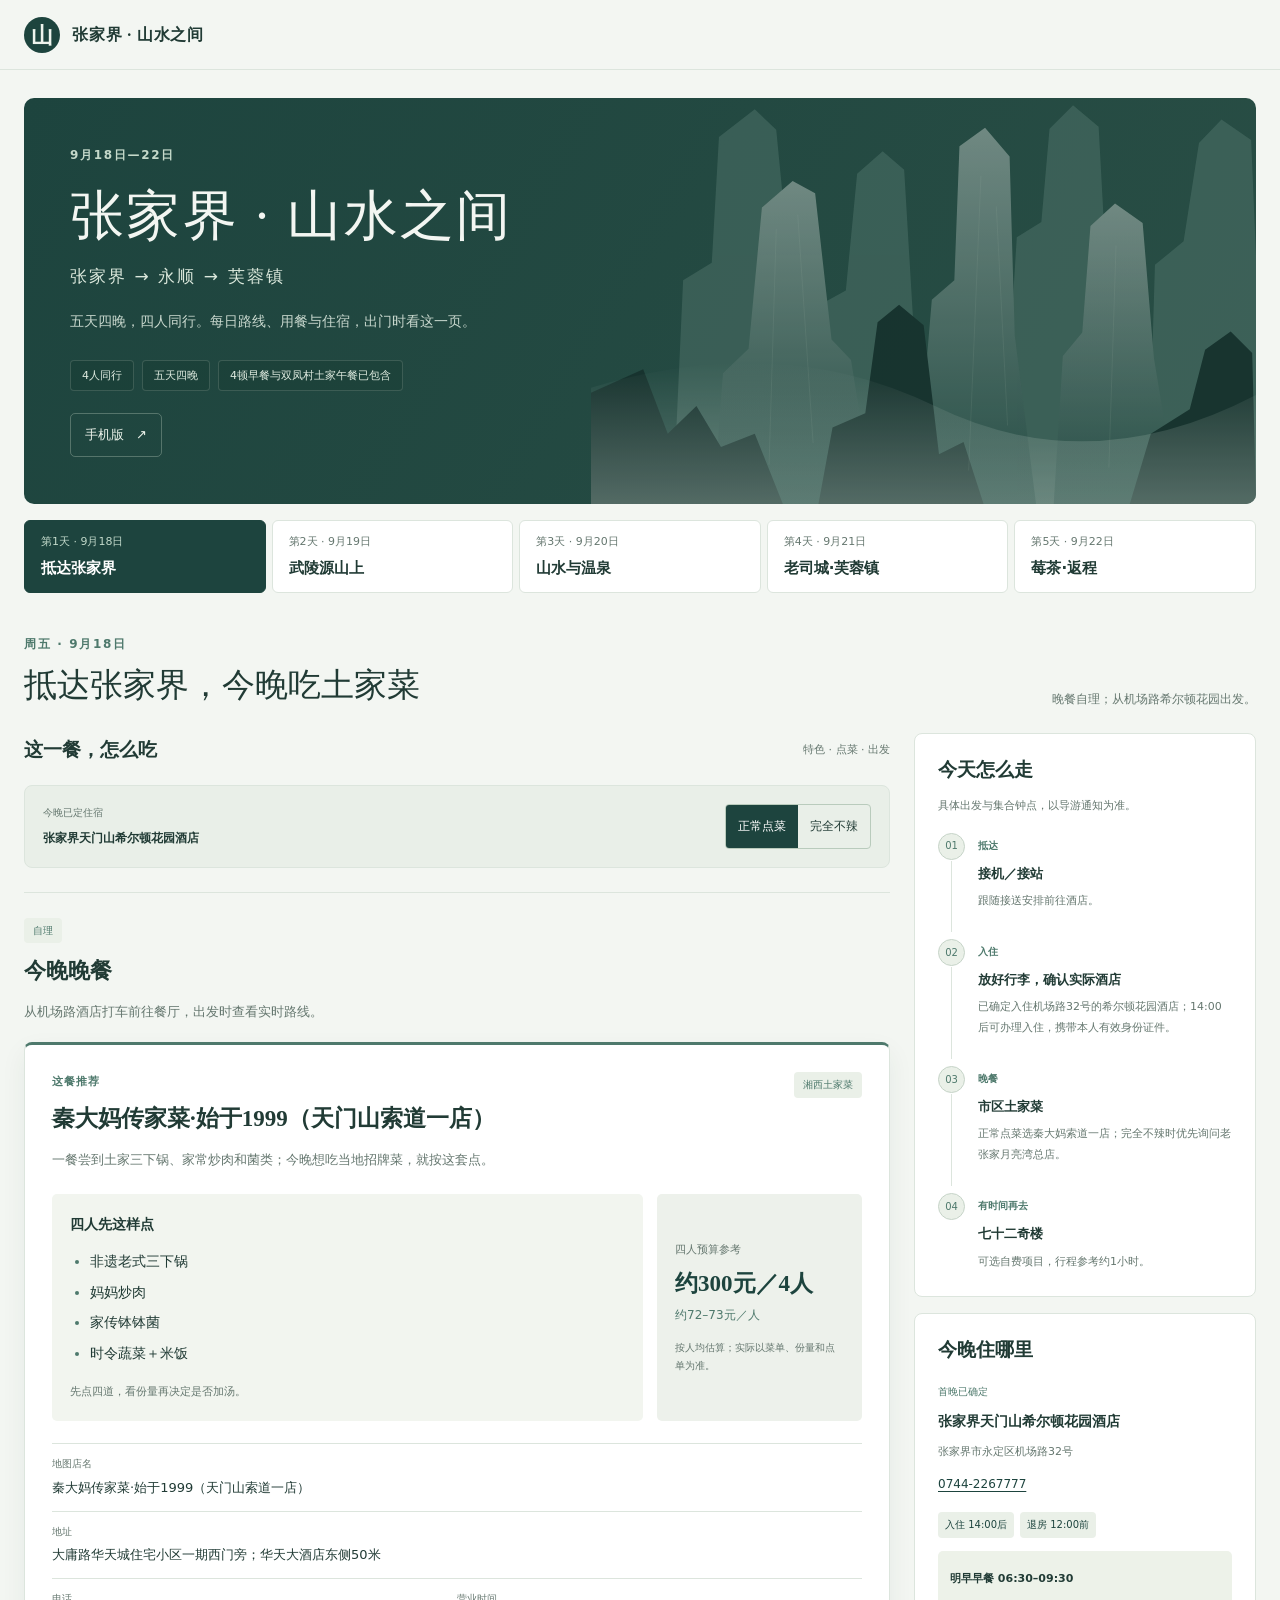
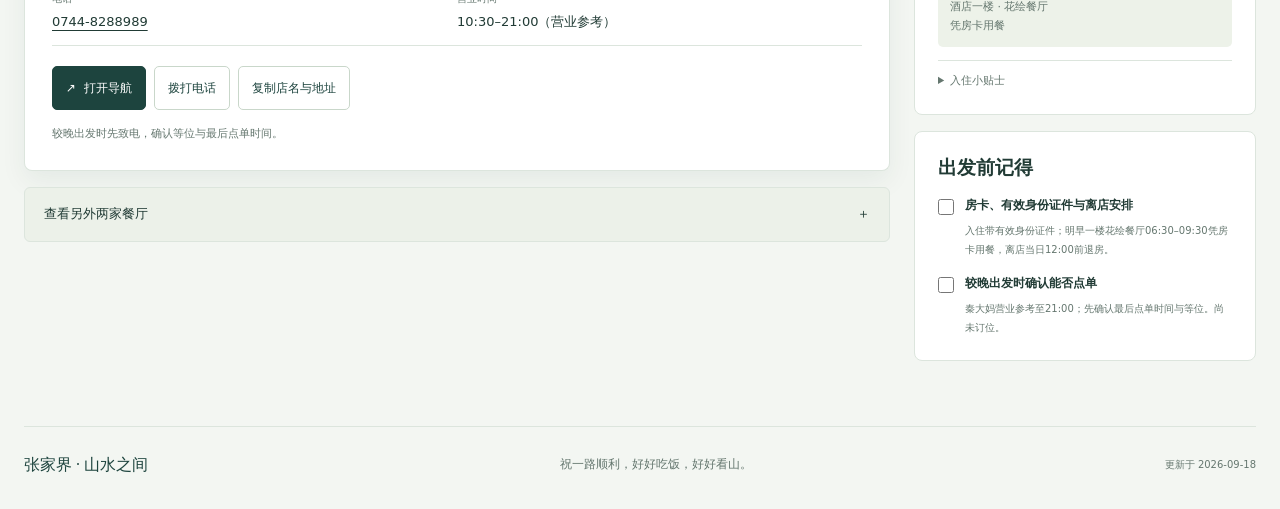
<file: index.html>
<!doctype html>
<html lang="zh-CN">
<head>
 <meta charset="utf-8"><meta name="viewport" content="width=device-width,initial-scale=1">
 <meta name="theme-color" content="#1d443e"><meta name="description" content="五天四晚的每日行程、餐厅导航与点菜建议。">
 <title>张家界 · 山水之间｜五天攻略</title><link rel="stylesheet" href="styles.css">
 <script src="trip-data.js"></script><script src="app.js" defer></script>
</head>
<body>
 <a class="skip" href="#day-content">跳到当天攻略</a>
 <header class="topbar"><a href="#top" class="brand"><span class="brand-mark">山</span><span data-bind="title">旅行攻略</span></a></header>
 <main>
  <section class="hero" id="top">
   <div class="hero-copy"><p class="eyebrow" data-bind="dateLabel"></p><h1 data-bind="title"></h1><p class="hero-subtitle" data-bind="subtitle"></p><p class="hero-summary" data-bind="summary"></p><div class="hero-pills"><span data-bind="party"></span><span>五天四晚</span><span data-bind="mealNote"></span></div><a class="version-entry" href="mobile.html">手机版 <span aria-hidden="true">↗</span></a></div>
   <svg class="mountains" viewBox="0 0 650 420" aria-hidden="true" preserveAspectRatio="xMidYMax slice"><defs><linearGradient id="stone" x2="0" y2="1"><stop stop-color="#819790"/><stop offset="1" stop-color="#274f47"/></linearGradient><linearGradient id="mist" x2="0" y2="1"><stop stop-color="#e7f0e8" stop-opacity="0"/><stop offset="1" stop-color="#e7f0e8" stop-opacity=".35"/></linearGradient></defs><g fill="#567970" opacity=".55"><path d="M80 420 90 200 118 183 125 60 160 33 181 53 191 156 216 166 236 420Z"/><path d="M214 420 229 221 249 210 260 96 285 74 306 92 315 244 342 420Z"/><path d="M400 420 416 158 440 143 448 52 471 29 496 50 507 253 536 420Z"/><path d="M544 420 551 185 579 162 594 66 616 43 645 63 660 420Z"/></g><g fill="url(#stone)"><path d="M119 420 129 291 154 267 167 129 197 103 219 115 235 258 254 278 277 420Z"/><path d="M316 420 333 219 355 200 360 69 385 51 409 79 414 254 435 420Z"/><path d="M452 420 461 274 480 251 488 147 512 125 539 144 550 276 574 420Z"/></g><g fill="#152f2b"><path d="M0 420 0 310 51 287 75 350 103 323 127 363 160 350 188 420Z"/><path d="M222 420 236 344 268 330 280 241 301 224 325 244 340 370 364 358 384 420Z"/><path d="M526 420 547 350 585 326 600 268 625 250 646 271 650 420Z"/></g><path d="M0 305Q185 249 336 323T650 312V420H0Z" fill="url(#mist)"/><g stroke="#b9c8bd" stroke-opacity=".12"><path d="M181 150 174 380M202 136 217 359M381 98 369 386M396 128 407 342M513 166 506 383"/></g></svg>
  </section>
  <nav class="day-tabs" id="day-tabs" aria-label="选择日期"></nav>
  <div class="day-heading" id="day-content"><div><p class="eyebrow" id="day-date"></p><h2 id="day-title"></h2></div><p id="day-meal-summary"></p></div>
  <div class="day-layout">
   <section id="meals" class="meal-section" aria-labelledby="meal-title"><div class="section-heading"><h2 id="meal-title">这一餐，怎么吃</h2><span>特色 · 点菜 · 出发</span></div><div id="meal-content"></div></section>
   <aside class="day-aside"><section id="route" class="panel" aria-labelledby="route-title"><div class="section-heading"><h2 id="route-title">今天怎么走</h2></div><p class="small-note">具体出发与集合钟点，以导游通知为准。</p><ol class="route-list" id="route-content"></ol></section><section id="stay" class="panel" aria-labelledby="hotel-title"><div class="section-heading"><h2 id="hotel-title">今晚住哪里</h2></div><div id="hotel-content"></div></section><section id="reminders" class="panel" aria-labelledby="check-title"><div class="section-heading"><h2 id="check-title">出发前记得</h2></div><div id="check-content"></div></section></aside>
  </div>
  <section id="setup-error" class="panel" hidden><h2>攻略暂时没有加载出来</h2><p>请刷新页面，或重新打开完整攻略文件夹中的首页。</p></section>
 </main>
 <footer><span data-bind="title"></span><span>祝一路顺利，好好吃饭，好好看山。</span><small>更新于 <span data-bind="updatedAt"></span></small></footer>
 <div id="toast" class="toast" role="status" aria-live="polite"></div>
 <noscript>请启用浏览器的脚本功能，以查看日期、导航与点菜建议。</noscript>
</body></html>
</file>
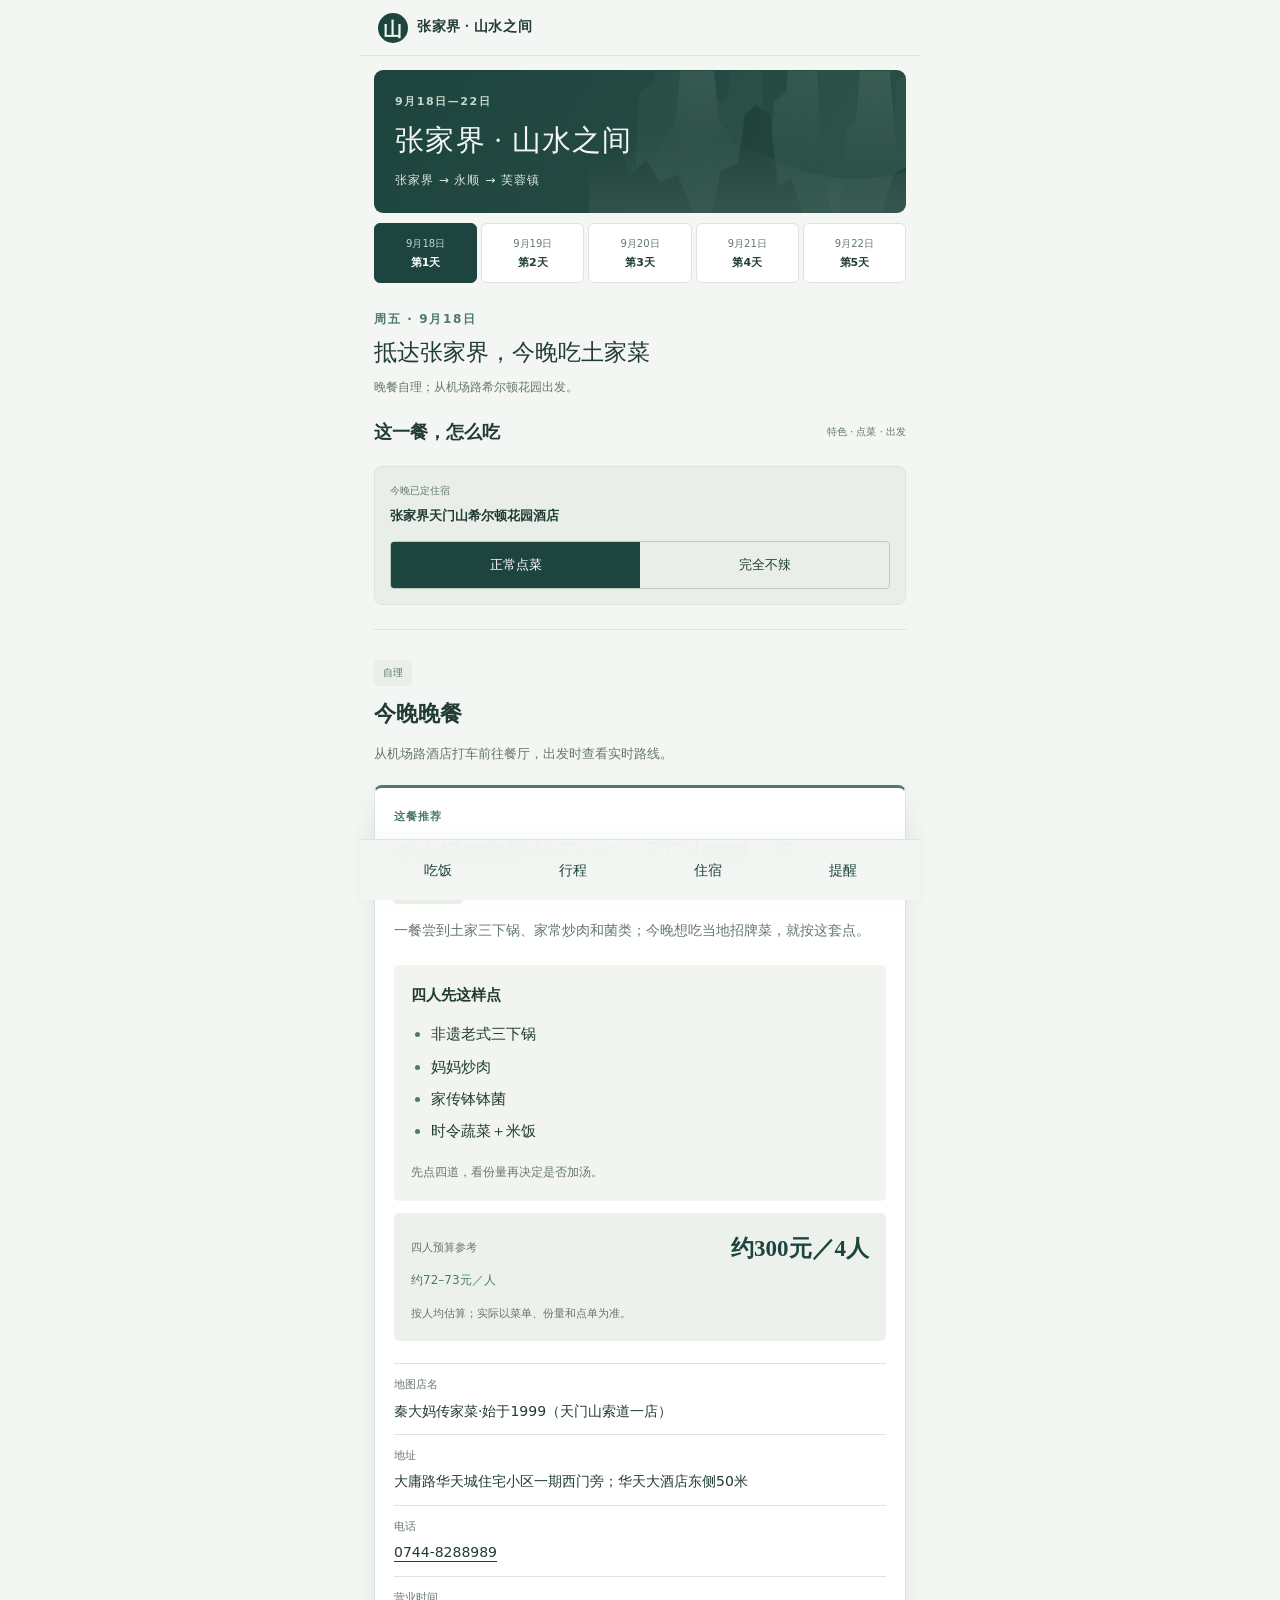
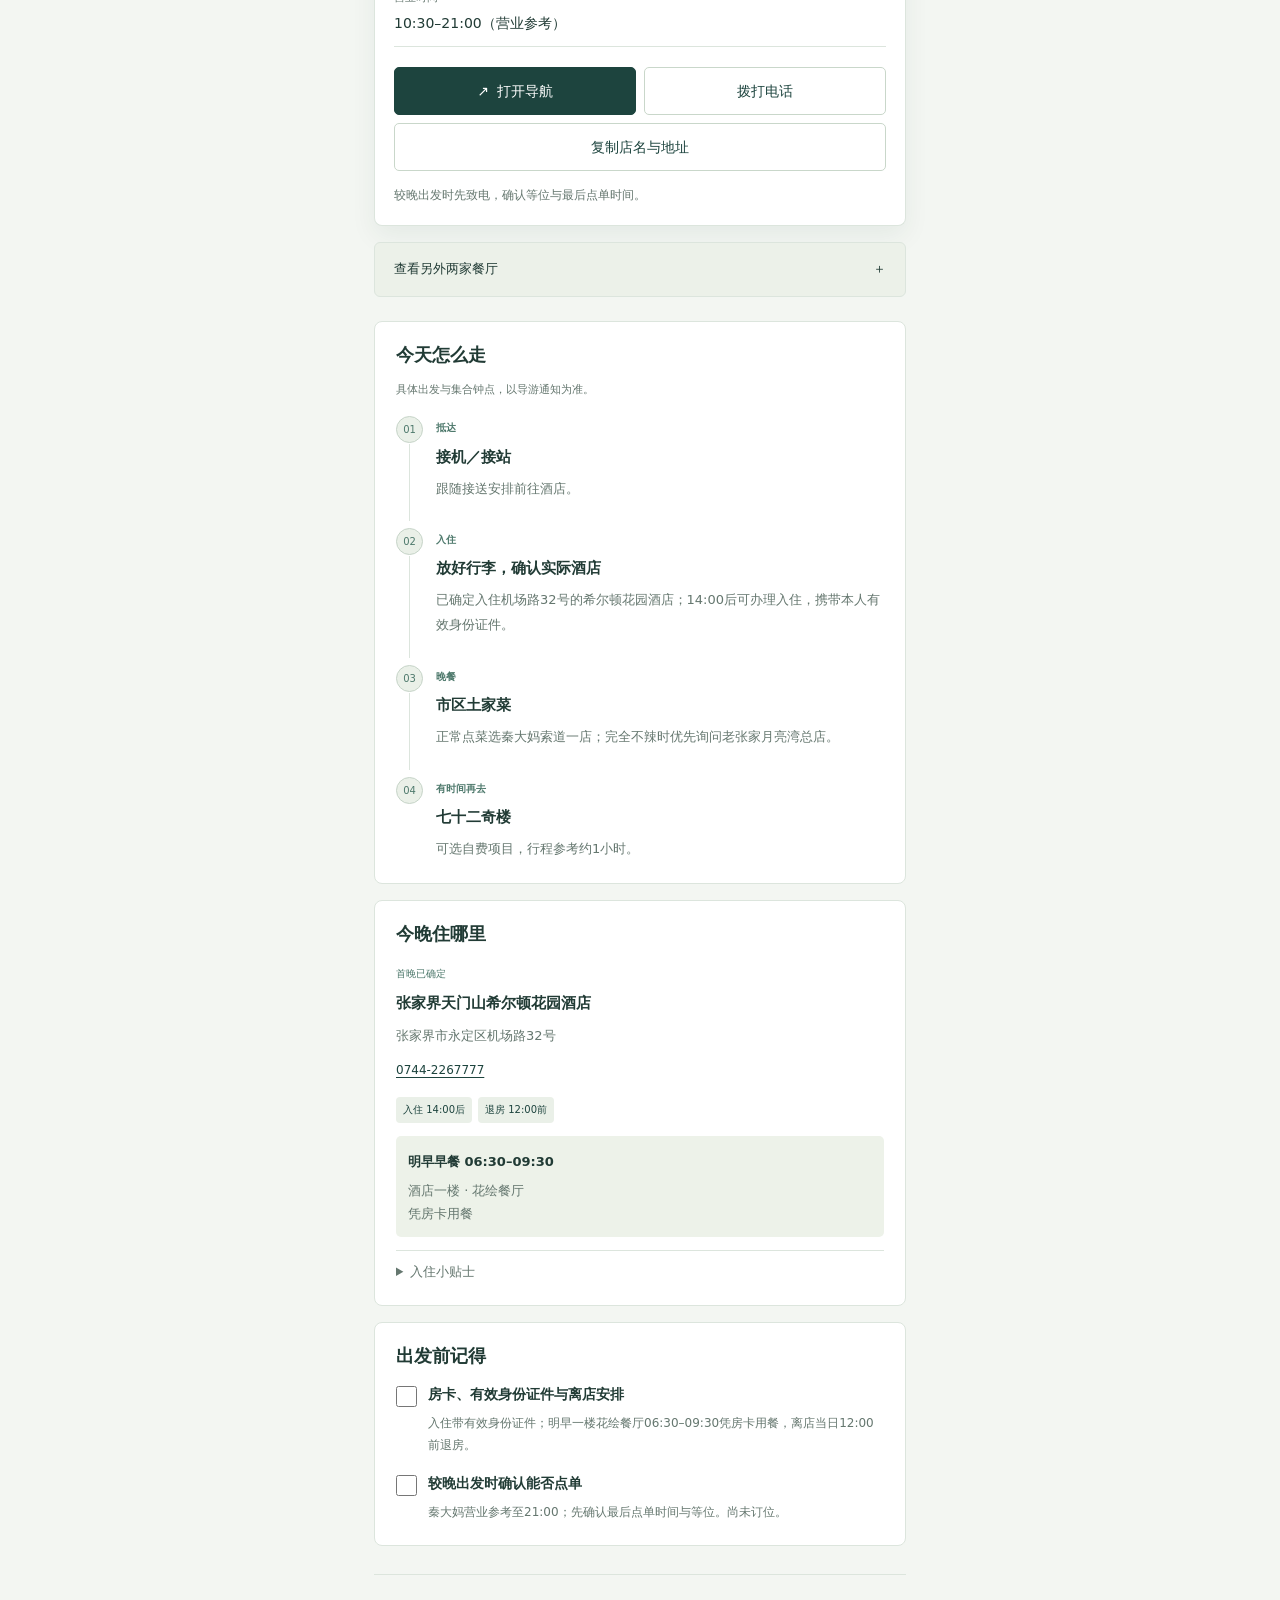
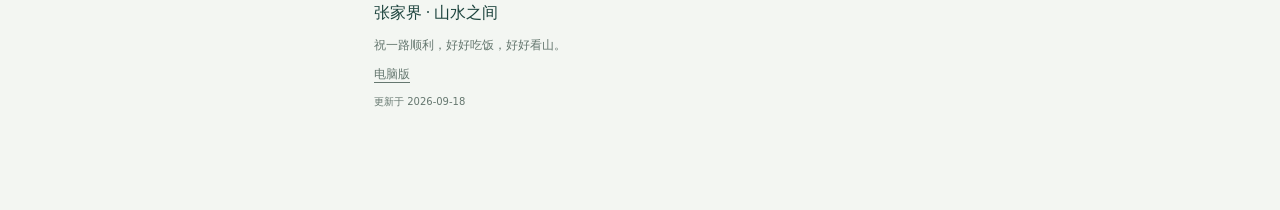
<file: mobile.html>
<!doctype html>
<html lang="zh-CN">
<head>
 <meta charset="utf-8"><meta name="viewport" content="width=device-width,initial-scale=1">
 <meta name="theme-color" content="#1d443e"><meta name="description" content="五天四晚的每日行程、餐厅导航与点菜建议。">
 <title>张家界五天攻略｜手机版</title><link rel="stylesheet" href="styles.css"><link rel="stylesheet" href="mobile.css">
 <script src="trip-data.js"></script><script src="app.js" defer></script>
</head>
<body class="mobile-guide">
 <a class="skip" href="#day-content">跳到当天攻略</a>
 <header class="topbar"><a href="#top" class="brand"><span class="brand-mark">山</span><span data-bind="title">旅行攻略</span></a></header>
 <main>
  <section class="hero" id="top">
   <div class="hero-copy"><p class="eyebrow" data-bind="dateLabel"></p><h1 data-bind="title"></h1><p class="hero-subtitle" data-bind="subtitle"></p><p class="hero-summary" data-bind="summary"></p><div class="hero-pills"><span data-bind="party"></span><span>五天四晚</span><span data-bind="mealNote"></span></div></div>
   <svg class="mountains" viewBox="0 0 650 420" aria-hidden="true" preserveAspectRatio="xMidYMax slice"><defs><linearGradient id="stone" x2="0" y2="1"><stop stop-color="#819790"/><stop offset="1" stop-color="#274f47"/></linearGradient><linearGradient id="mist" x2="0" y2="1"><stop stop-color="#e7f0e8" stop-opacity="0"/><stop offset="1" stop-color="#e7f0e8" stop-opacity=".35"/></linearGradient></defs><g fill="#567970" opacity=".55"><path d="M80 420 90 200 118 183 125 60 160 33 181 53 191 156 216 166 236 420Z"/><path d="M214 420 229 221 249 210 260 96 285 74 306 92 315 244 342 420Z"/><path d="M400 420 416 158 440 143 448 52 471 29 496 50 507 253 536 420Z"/><path d="M544 420 551 185 579 162 594 66 616 43 645 63 660 420Z"/></g><g fill="url(#stone)"><path d="M119 420 129 291 154 267 167 129 197 103 219 115 235 258 254 278 277 420Z"/><path d="M316 420 333 219 355 200 360 69 385 51 409 79 414 254 435 420Z"/><path d="M452 420 461 274 480 251 488 147 512 125 539 144 550 276 574 420Z"/></g><g fill="#152f2b"><path d="M0 420 0 310 51 287 75 350 103 323 127 363 160 350 188 420Z"/><path d="M222 420 236 344 268 330 280 241 301 224 325 244 340 370 364 358 384 420Z"/><path d="M526 420 547 350 585 326 600 268 625 250 646 271 650 420Z"/></g><path d="M0 305Q185 249 336 323T650 312V420H0Z" fill="url(#mist)"/><g stroke="#b9c8bd" stroke-opacity=".12"><path d="M181 150 174 380M202 136 217 359M381 98 369 386M396 128 407 342M513 166 506 383"/></g></svg>
  </section>
  <nav class="day-tabs" id="day-tabs" aria-label="选择日期"></nav>
  <div class="day-heading" id="day-content"><div><p class="eyebrow" id="day-date"></p><h2 id="day-title"></h2></div><p id="day-meal-summary"></p></div>
  <div class="day-layout">
   <section id="meals" class="meal-section" aria-labelledby="meal-title"><div class="section-heading"><h2 id="meal-title">这一餐，怎么吃</h2><span>特色 · 点菜 · 出发</span></div><div id="meal-content"></div></section>
   <aside class="day-aside"><section id="route" class="panel" aria-labelledby="route-title"><div class="section-heading"><h2 id="route-title">今天怎么走</h2></div><p class="small-note">具体出发与集合钟点，以导游通知为准。</p><ol class="route-list" id="route-content"></ol></section><section id="stay" class="panel" aria-labelledby="hotel-title"><div class="section-heading"><h2 id="hotel-title">今晚住哪里</h2></div><div id="hotel-content"></div></section><section id="reminders" class="panel" aria-labelledby="check-title"><div class="section-heading"><h2 id="check-title">出发前记得</h2></div><div id="check-content"></div></section></aside>
  </div>
  <section id="setup-error" class="panel" hidden><h2>攻略暂时没有加载出来</h2><p>请刷新页面，或重新打开完整攻略文件夹中的首页。</p></section>
 </main>
 <nav class="mobile-nav" aria-label="当天攻略快捷导航"><a href="#meals">吃饭</a><a href="#route">行程</a><a href="#stay">住宿</a><a href="#reminders">提醒</a></nav><footer><span data-bind="title"></span><span>祝一路顺利，好好吃饭，好好看山。</span><a class="desktop-entry" href="index.html">电脑版</a><small>更新于 <span data-bind="updatedAt"></span></small></footer>
 <div id="toast" class="toast" role="status" aria-live="polite"></div>
 <noscript>请启用浏览器的脚本功能，以查看日期、导航与点菜建议。</noscript>
</body></html>
</file>
<file: styles.css>
:root{--forest:#1d443e;--deep:#183a34;--jade:#4e796c;--mist:#f3f6f2;--white:#fff;--ink:#213b35;--muted:#65776f;--line:#dce5dd;--soft:#eaf0e8;--stone:#8a9486;--gold:#c5ab77;--serif:'STZhongsong','Songti SC',Georgia,serif;--sans:'Microsoft YaHei','PingFang SC',system-ui,sans-serif}
*{box-sizing:border-box}html{scroll-behavior:smooth;scroll-padding-top:148px}body{margin:0;background:var(--mist);color:var(--ink);font-family:var(--sans);line-height:1.75}button,select,input{font:inherit}button,a,select{-webkit-tap-highlight-color:transparent}button{cursor:pointer}a{color:inherit}button:focus-visible,a:focus-visible,select:focus-visible,input:focus-visible,summary:focus-visible{outline:3px solid var(--gold);outline-offset:4px}[hidden]{display:none!important}.skip{position:fixed;z-index:60;top:-100px;left:14px;padding:8px;background:var(--white)}.skip:focus{top:8px}
.topbar{height:70px;padding:0 max(24px,calc((100vw - 1240px)/2));display:flex;align-items:center;justify-content:space-between;position:sticky;top:0;z-index:30;border-bottom:1px solid var(--line);background:rgba(243,246,242,.96);backdrop-filter:blur(16px)}.brand{display:flex;align-items:center;gap:12px;text-decoration:none;font-family:var(--serif);font-weight:700;letter-spacing:.05em}.brand-mark{display:grid;place-items:center;width:36px;height:36px;background:var(--forest);color:#eef4ed;border-radius:50%;font-size:22px}.quick-link{font-size:13px;text-decoration:none}.quick-link span{font-size:20px;margin-left:10px}main{max-width:1240px;width:calc(100% - 48px);margin:auto}
.hero{position:relative;min-height:362px;margin-top:28px;padding:47px 46px;overflow:hidden;border-radius:10px;background:linear-gradient(120deg,#1d443e,#294e45);color:var(--mist)}.hero-copy{position:relative;z-index:2;max-width:660px}.eyebrow{margin:0;color:var(--jade);font-size:12px;letter-spacing:.14em;font-weight:700}.hero .eyebrow{color:#c5d9ca}.hero h1{font:500 clamp(32px,4.6vw,54px)/1.35 var(--serif);margin:14px 0 9px;letter-spacing:.045em}.hero-subtitle{font-size:17px;letter-spacing:.12em;margin:0 0 17px;color:#dbe8dc}.hero-summary{font-size:14px;max-width:530px;color:#c9d8ce;margin:0}.hero-pills{display:flex;flex-wrap:wrap;gap:8px;margin-top:27px}.hero-pills span{padding:5px 11px;border:1px solid #78918359;color:#dfebe0;border-radius:4px;font-size:11px;background:#0d2e252e}.mountains{position:absolute;right:0;bottom:-1px;width:54%;height:100%;pointer-events:none;opacity:.82}
.day-tabs{display:flex;background:var(--mist);position:sticky;top:70px;z-index:20;gap:6px;overflow-x:auto;padding:16px 0 12px;scrollbar-width:thin}.day-tabs button{flex:1;min-width:170px;border:1px solid var(--line);background:#fff;border-radius:6px;padding:11px 16px;text-align:left;color:var(--ink);transition:background .15s}.day-tabs button small{display:block;font-size:11px;color:var(--muted);margin-bottom:3px}.day-tabs button span{display:block;font-size:15px;font-weight:700}.day-tabs button[aria-pressed=true]{background:var(--forest);color:var(--white);border-color:var(--forest)}.day-tabs button[aria-pressed=true] small{color:#c2d9ca}
.day-heading{display:flex;justify-content:space-between;align-items:flex-end;gap:32px;padding:29px 0 23px;scroll-margin-top:160px}.day-heading h2{font:500 clamp(24px,3vw,33px)/1.5 var(--serif);margin:6px 0 0}.day-heading>p{margin:0;max-width:310px;font-size:12px;color:var(--muted)}.day-layout{display:grid;grid-template-columns:minmax(0,1fr) 342px;gap:24px;align-items:start;padding-bottom:65px}.meal-section{min-width:0;scroll-margin-top:156px}.section-heading{display:flex;justify-content:space-between;align-items:center;gap:12px;margin-bottom:18px}.section-heading h2{font-size:19px;margin:0;font-weight:600}.section-heading>span{color:var(--muted);font-size:11px}.meal-controls{display:flex;align-items:end;justify-content:space-between;gap:12px;padding:18px;background:#e9efe8;border:1px solid var(--line);border-radius:8px}.meal-controls label{display:flex;flex-direction:column;gap:7px;min-width:0;flex:1;font-size:11px;color:var(--muted)}.meal-controls select{max-width:100%;padding:8px 30px 8px 10px;min-height:42px;background:#fff;color:var(--ink);border:1px solid #cbd8cc;border-radius:4px;font-size:12px;width:100%}.diet-control{display:flex;flex-shrink:0;border:1px solid #b9cbbc;border-radius:4px;overflow:hidden}.diet-control button{background:transparent;border:0;padding:11px 12px;font-size:12px;min-height:42px;color:var(--ink)}.diet-control button[aria-pressed=true]{background:var(--forest);color:var(--white)}.hotel-advice{color:var(--muted);font-size:12px;margin:12px 1px 20px;line-height:1.8}
.restaurant-card{background:#fff;border:1px solid var(--line);border-radius:8px;padding:27px;margin-bottom:16px;min-width:0}.restaurant-card.primary{border-top:3px solid var(--jade);box-shadow:0 10px 26px #173d3110}.restaurant-top{display:flex;justify-content:space-between;align-items:start;gap:16px}.card-label{color:var(--jade);font-size:11px;font-weight:700;letter-spacing:.08em;margin:0 0 9px}.restaurant-card h3{font:600 23px/1.55 var(--serif);margin:0}.food-tag{display:inline-block;background:var(--soft);color:var(--jade);padding:4px 9px;font-size:10px;white-space:nowrap;border-radius:4px}.restaurant-feature{font-size:13px;color:var(--muted);margin:13px 0 22px}.dinner-grid{display:grid;grid-template-columns:minmax(0,1fr) 205px;gap:14px}.order-box,.budget-box{padding:18px;border-radius:5px;background:#f2f5ef}.order-box h4{margin:0 0 10px;font-size:14px}.order-box ul{margin:0;padding-left:20px;font-size:14px}.order-box li{padding:3px 0}.order-box li::marker{color:var(--jade)}.order-box p{font-size:11px;color:var(--muted);margin:14px 0 0;line-height:1.9}.budget-box{background:#edf1eb;display:flex;flex-direction:column;justify-content:center;gap:5px}.budget-box>span{color:var(--muted);font-size:11px}.budget-box strong{font:600 23px/1.4 var(--serif);color:var(--forest);margin:3px 0 0}.budget-box small{font-size:12px;color:var(--jade)}.budget-box p{font-size:10px;color:var(--muted);margin:8px 0 0;line-height:1.8}.contact-facts{margin:22px 0 20px;display:grid;grid-template-columns:1fr 1fr;border-top:1px solid var(--line)}.contact-facts>div{padding:11px 0;border-bottom:1px solid var(--line);min-width:0}.contact-facts>div:nth-child(-n+2){grid-column:1/-1}.contact-facts dt{font-size:10px;color:var(--muted);margin-bottom:4px}.contact-facts dd{margin:0;font-size:13px;overflow-wrap:anywhere}.contact-facts a{text-underline-offset:4px}.contact-actions{display:flex;flex-wrap:wrap;gap:8px}.button{display:inline-flex;align-items:center;justify-content:center;gap:8px;padding:9px 13px;min-height:44px;border:1px solid #c9d7ca;background:transparent;color:var(--forest);border-radius:5px;font-size:12px;text-decoration:none}.button.filled{background:var(--forest);color:white;border-color:var(--forest)}.button:hover{box-shadow:0 3px 9px #183a3414}.contact-note{font-size:11px;color:var(--muted);margin:14px 0 0}.alternatives{border:1px solid var(--line);border-radius:6px;background:#ecf1e9}.alternatives>summary{display:flex;justify-content:space-between;padding:15px 19px;font-size:13px;cursor:pointer;list-style:none}.alternatives>summary::-webkit-details-marker{display:none}.alternatives>div{padding:8px 15px 0}.alternatives .restaurant-card{padding:22px}.spice-note{padding:16px 18px;border-left:3px solid var(--jade);background:#e8eee3;border-radius:0 5px 5px 0;margin-bottom:20px}.spice-note b{font-size:12px}.spice-note p{font-size:13px;margin:7px 0}.spice-note small{font-size:10px;color:var(--muted)}
.panel{background:#fff;border:1px solid var(--line);border-radius:8px;padding:23px;min-width:0}.panel+.panel{margin-top:16px}.panel .section-heading{margin-bottom:13px}.panel .section-heading h2{font:600 19px var(--serif)}.small-note{font-size:11px;color:var(--muted);margin:0 0 14px}.route-list{padding:0;margin:0;list-style:none}.route-list li{position:relative;display:grid;grid-template-columns:27px minmax(0,1fr);gap:13px;padding:0 0 24px}.route-list li:last-child{padding-bottom:0}.route-list li:not(:last-child):before{content:'';position:absolute;top:31px;bottom:4px;left:13px;width:1px;background:var(--line)}.stop-number{display:grid;place-items:center;width:27px;height:27px;border-radius:50%;border:1px solid #c6d4c8;background:var(--soft);font-size:10px;color:var(--jade);margin-top:3px}.stop-time{font-size:10px;color:var(--jade);font-weight:600}.route-list h3{font-size:13px;margin:4px 0 6px;line-height:1.8}.route-list p{font-size:11px;color:var(--muted);margin:0;line-height:1.9}.hotel-card>span{font-size:10px;color:var(--jade)}.hotel-card h3{font-size:14px;margin:5px 0 9px}.hotel-card p{font-size:11px;color:var(--muted);margin:0 0 8px}.hotel-card>a{font-size:12px;color:var(--forest);text-underline-offset:3px}.hotel-backups{margin-top:13px;border-top:1px solid var(--line);padding-top:10px}.hotel-backups summary{font-size:11px;cursor:pointer;color:var(--muted)}.hotel-backups article{margin-top:10px}.check-card{display:flex;align-items:flex-start;gap:11px;cursor:pointer;margin-top:14px}.check-card input{width:16px;height:16px;flex-shrink:0;accent-color:var(--forest);margin:4px 0 0}.check-card b{display:block;font-size:12px}.check-card small{display:block;font-size:10px;color:var(--muted);margin-top:5px;line-height:1.9}.check-card input:checked+span{opacity:.55}.check-card input:checked+span b{text-decoration:line-through}.meal-placeholder{padding:24px;background:#fff;border:1px solid var(--line);border-radius:7px;margin-bottom:15px}.meal-placeholder h3{font:600 20px var(--serif);margin:13px 0}.meal-placeholder p{font-size:13px;color:var(--muted);margin:0}.meal-placeholder small{display:block;font-size:11px;color:var(--jade);margin-top:15px}
footer{max-width:1240px;width:calc(100% - 48px);margin:auto;padding:24px 0 30px;border-top:1px solid var(--line);display:flex;justify-content:space-between;align-items:center;gap:20px;font-size:12px;color:var(--muted)}footer>span:first-child{font-family:var(--serif);font-size:16px;color:var(--forest)}footer small{font-size:10px}.toast{position:fixed;bottom:24px;left:50%;transform:translate(-50%,16px);background:var(--forest);color:white;padding:12px 20px;border-radius:6px;box-shadow:0 8px 25px #183a3429;max-width:calc(100% - 36px);width:max-content;opacity:0;pointer-events:none;z-index:50;font-size:12px;transition:.2s}.toast.visible{opacity:1;transform:translate(-50%,0)}
@media(max-width:1080px){.day-layout{grid-template-columns:minmax(0,1fr) 300px;gap:18px}.hero{padding:38px}.hero-copy{max-width:570px}.mountains{opacity:.55}.meal-controls{flex-direction:column;align-items:stretch}.diet-control{align-self:start}.dinner-grid{grid-template-columns:1fr}.budget-box{display:grid;grid-template-columns:1fr 1fr;align-items:center}.budget-box p{grid-column:1/-1}.budget-box small{grid-column:1/-1}.restaurant-card{padding:22px}}
@media(max-width:800px){.day-layout{grid-template-columns:1fr}.day-aside{display:grid;grid-template-columns:1fr 1fr;gap:16px}.day-aside>.panel:first-child{grid-column:1/-1}.panel+.panel{margin-top:0}.day-heading{display:block}.day-heading>p{max-width:none;margin-top:9px}.day-tabs button{min-width:145px}.mountains{width:57%;opacity:.38}.hero-copy{max-width:600px}.hero-summary{max-width:420px}.meal-controls{flex-direction:row;align-items:end}.dinner-grid{grid-template-columns:minmax(0,1fr) 205px}.budget-box{display:flex;align-items:start}.budget-box p{margin-top:8px}}
@media(max-width:520px){html{scroll-padding-top:144px}.topbar{height:60px;padding:0 18px}.brand{font-size:14px;gap:9px}.brand-mark{width:31px;height:31px;font-size:19px}.quick-link{font-size:11px}.quick-link span{margin-left:5px}main,footer{width:calc(100% - 32px)}.hero{min-height:310px;margin-top:16px;padding:27px 23px 29px}.hero h1{font-size:32px;max-width:230px;line-height:1.55;margin:13px 0}.hero-subtitle{font-size:12px;letter-spacing:.08em}.hero-summary{font-size:12px;line-height:1.9;max-width:245px}.hero-pills{margin-top:21px;gap:6px}.hero-pills span{font-size:10px;padding:4px 8px}.mountains{width:80%;right:-60px;opacity:.3}.day-tabs{top:60px;padding:12px 0 10px;gap:6px}.day-tabs button{min-width:126px;padding:9px 11px}.day-tabs button span{font-size:13px}.day-tabs button small{font-size:10px}.day-heading{padding:21px 0 20px}.day-heading h2{font-size:24px}.day-heading>p{font-size:11px}.section-heading h2{font-size:18px}.section-heading>span{font-size:10px}.meal-controls{padding:14px;flex-direction:column;align-items:stretch;gap:13px}.meal-controls select{font-size:12px}.diet-control{align-self:start}.diet-control button{font-size:12px}.restaurant-card{padding:19px}.restaurant-top{display:block}.restaurant-top .food-tag{margin-top:11px}.restaurant-card h3{font-size:21px;line-height:1.65}.restaurant-feature{font-size:12px;margin:14px 0 19px}.dinner-grid{grid-template-columns:1fr}.order-box,.budget-box{padding:16px}.order-box ul{font-size:13px}.budget-box{display:grid;grid-template-columns:1fr auto;align-items:center}.budget-box strong{font-size:22px}.budget-box small{grid-column:1/-1}.budget-box p{grid-column:1/-1;margin-top:3px}.contact-facts{grid-template-columns:1fr}.contact-facts>div{grid-column:1/-1}.contact-actions{display:grid;grid-template-columns:1fr 1fr}.contact-actions button{grid-column:1/-1}.button{padding:10px 9px;font-size:12px}.alternatives>div{padding:8px 10px 0}.alternatives .restaurant-card{padding:17px}.day-aside{display:block}.day-aside>.panel+.panel{margin-top:16px}.panel{padding:20px}.route-list h3{font-size:14px}.route-list p{font-size:12px}.route-list li{padding-bottom:24px}.spice-note{padding:15px}.day-layout{gap:26px;padding-bottom:34px}footer{flex-direction:column;align-items:start;gap:8px;padding:21px 0 26px}}
.confirmed-hotel{flex:1;min-width:0}.confirmed-hotel small{display:block;font-size:10px;color:var(--muted)}.confirmed-hotel b{display:block;font-size:12px;margin-top:6px;font-weight:600}.stay-times{display:flex;flex-wrap:wrap;gap:6px;margin-top:15px}.stay-times span{font-size:10px;padding:4px 7px;background:var(--soft);border-radius:4px;color:var(--forest)}.breakfast-box{margin-top:13px;padding:12px;background:#edf2e9;border-radius:5px}.breakfast-box b{font-size:11px}.breakfast-box p{margin:6px 0 0;font-size:11px}.stay-tips{margin-top:13px;border-top:1px solid var(--line);padding-top:10px}.stay-tips summary{font-size:11px;cursor:pointer;color:var(--muted)}.stay-tips ul{font-size:11px;line-height:1.9;color:var(--muted);padding-left:17px;margin:10px 0 0}.stay-tips li+li{margin-top:6px}
@media(prefers-reduced-motion:reduce){html{scroll-behavior:auto}*{transition:none!important}}

.version-entry{display:inline-flex;align-items:center;gap:12px;color:#ecf3eb;text-decoration:none;font-size:13px;margin-top:22px;padding:9px 14px;border:1px solid #9fb5a86b;border-radius:5px;min-height:44px}.version-entry:hover{background:#ffffff12}
.meal-block{margin-top:24px;padding-top:22px;border-top:1px solid var(--line)}.meal-intro{margin-bottom:18px}.meal-intro h3{font-family:var(--serif);font-size:22px;margin:9px 0}.meal-intro p{font-size:13px;color:var(--muted);margin:0;line-height:1.9}.meal-plan{padding:18px 20px;background:#e8efe7;border-left:3px solid var(--jade);border-radius:4px;margin:16px 0 24px}.meal-plan h4{margin:0 0 8px;font-size:14px}.meal-plan p{margin:0;font-size:13px;line-height:1.95;color:var(--ink)}@media(max-width:520px){.meal-intro h3{font-size:20px}.meal-plan{padding:16px}.meal-intro p,.meal-plan p{font-size:13px}}
</file>
<file: mobile.css>
/* Compact outing guide; shared trip content is loaded from trip-data.js. */
html{scroll-padding-top:146px}
.mobile-guide{font-size:15px;padding-bottom:calc(70px + env(safe-area-inset-bottom,0px))}
.mobile-guide .topbar{height:56px;max-width:560px;margin:auto;padding:0 18px}
.mobile-guide .brand{font-size:14px;gap:9px}.mobile-guide .brand-mark{width:30px;height:30px;font-size:19px}
.mobile-guide main,.mobile-guide footer{width:calc(100% - 28px);max-width:532px}
.mobile-guide .hero{min-height:0;margin-top:14px;padding:22px 21px;border-radius:9px}
.mobile-guide .hero h1{font-size:29px;line-height:1.5;margin:8px 0 7px;max-width:none}
.mobile-guide .hero-subtitle{font-size:12px;margin:0;letter-spacing:.08em}.mobile-guide .hero-summary,.mobile-guide .hero-pills{display:none}
.mobile-guide .hero .eyebrow{font-size:11px}.mobile-guide .mountains{width:68%;opacity:.25;right:-45px}
.mobile-guide .day-tabs{top:56px;gap:4px;padding:10px 0;background:var(--mist);overflow:visible}
.mobile-guide .day-tabs button{flex:1;min-width:0;padding:10px 3px;text-align:center;min-height:60px}
.mobile-guide .day-tabs button small{font-size:10px;white-space:normal}.mobile-guide .day-tabs button span{font-size:11px;line-height:1.45}
.mobile-guide .day-heading{display:block;padding:16px 0 18px}.mobile-guide .day-heading h2{font-size:23px;line-height:1.5}.mobile-guide .day-heading>p{font-size:12px;max-width:none;margin-top:7px}
.mobile-guide .day-layout{display:flex;flex-direction:column;gap:24px;padding-bottom:28px}.mobile-guide .meal-section,.mobile-guide .day-aside{width:100%;display:block}
.mobile-guide .section-heading h2{font-size:18px}.mobile-guide .section-heading>span{font-size:10px}
.mobile-guide .meal-controls{padding:15px;flex-direction:column;align-items:stretch;gap:13px}.mobile-guide .diet-control{align-self:stretch}.mobile-guide .diet-control button{flex:1;font-size:13px;min-height:46px}
.mobile-guide .confirmed-hotel b{font-size:13px}.mobile-guide .hotel-advice{font-size:12px}
.mobile-guide .restaurant-card{padding:19px}.mobile-guide .restaurant-top{display:block}.mobile-guide .food-tag{margin-top:8px}
.mobile-guide .restaurant-card h3{font-size:22px;line-height:1.6}.mobile-guide .restaurant-feature{font-size:14px;line-height:1.9}
.mobile-guide .dinner-grid{grid-template-columns:1fr;gap:12px}.mobile-guide .order-box,.mobile-guide .budget-box{padding:17px}
.mobile-guide .order-box ul{font-size:15px}.mobile-guide .order-box h4{font-size:15px}.mobile-guide .order-box p{font-size:12px}
.mobile-guide .budget-box{display:grid;grid-template-columns:1fr auto;align-items:center}.mobile-guide .budget-box small,.mobile-guide .budget-box p{grid-column:1/-1}.mobile-guide .budget-box p{font-size:11px}
.mobile-guide .contact-facts{grid-template-columns:1fr}.mobile-guide .contact-facts>div{grid-column:1/-1}.mobile-guide .contact-facts dt{font-size:11px}.mobile-guide .contact-facts dd{font-size:14px}
.mobile-guide .contact-actions{display:grid;grid-template-columns:1fr 1fr}.mobile-guide .contact-actions button{grid-column:1/-1}.mobile-guide .button{font-size:14px;min-height:48px;padding:10px 8px}
.mobile-guide .contact-note{font-size:12px}.mobile-guide .panel{padding:21px;scroll-margin-top:0}.mobile-guide .panel+.panel{margin-top:16px}
.mobile-guide .route-list h3,.mobile-guide .hotel-card h3{font-size:15px}.mobile-guide .route-list p,.mobile-guide .hotel-card p{font-size:13px}
.mobile-guide .breakfast-box b,.mobile-guide .breakfast-box p,.mobile-guide .stay-tips summary,.mobile-guide .stay-tips ul{font-size:13px}
.mobile-guide .check-card b{font-size:14px}.mobile-guide .check-card small{font-size:12px}.mobile-guide .check-card input{width:21px;height:21px}
.mobile-guide .spice-note b,.mobile-guide .spice-note small{font-size:12px}.mobile-guide .spice-note p{font-size:14px}
.mobile-guide .meal-placeholder p{font-size:14px}.mobile-guide footer{flex-direction:column;align-items:start;gap:8px}
.mobile-nav{position:fixed;z-index:40;bottom:0;left:50%;transform:translateX(-50%);width:100%;max-width:560px;display:grid;grid-template-columns:repeat(4,1fr);background:#f3f6f2f5;border-top:1px solid var(--line);backdrop-filter:blur(16px);padding:8px 10px calc(8px + env(safe-area-inset-bottom,0px));box-shadow:0 -5px 22px #173d3108}
.mobile-nav a{display:flex;align-items:center;justify-content:center;min-height:44px;font-size:14px;text-decoration:none;border-radius:5px;color:var(--forest)}.mobile-nav a:hover,.mobile-nav a:focus-visible{background:var(--soft)}
.mobile-guide .toast{bottom:calc(82px + env(safe-area-inset-bottom,0px))}
.desktop-entry{font-size:12px;text-underline-offset:4px}
@media(max-width:360px){.mobile-guide .hero h1{font-size:26px}.mobile-guide .day-tabs button span{font-size:10px}}

.mobile-guide .meal-section{scroll-margin-top:0}
</file>
